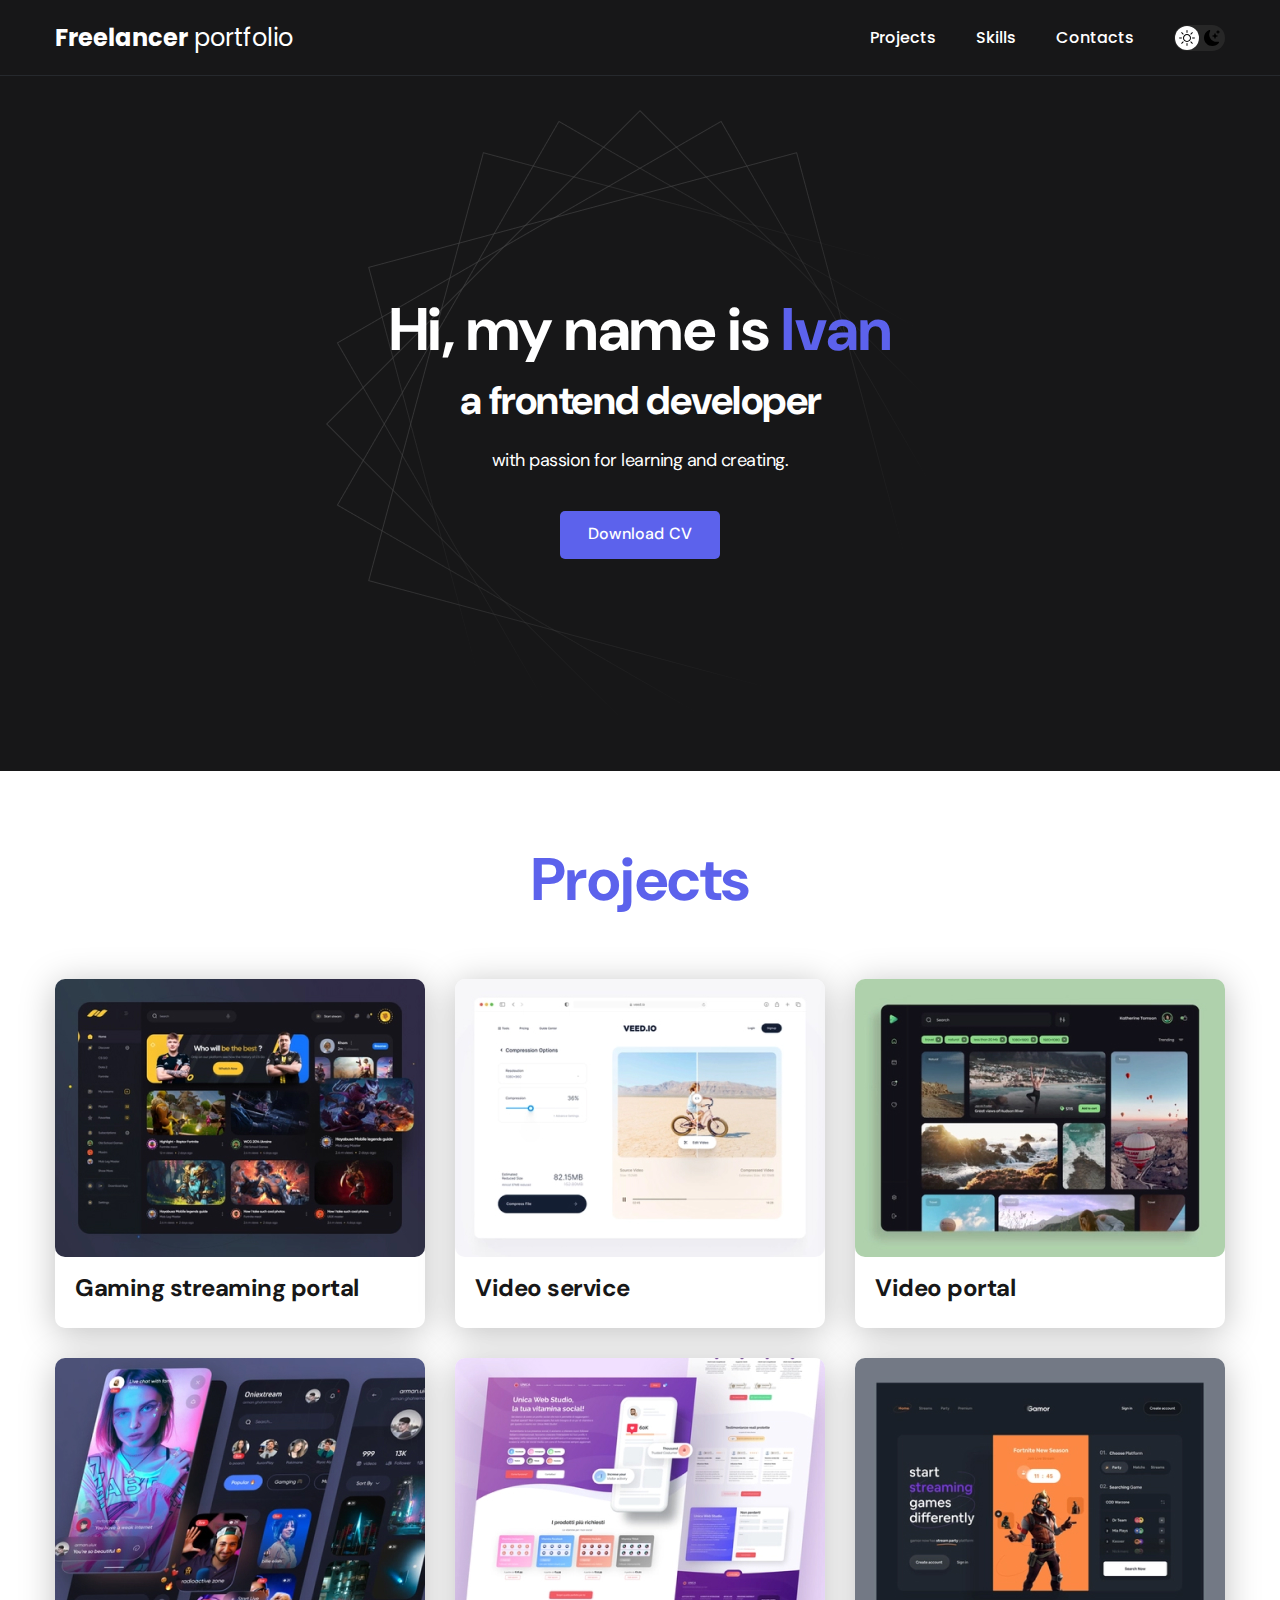
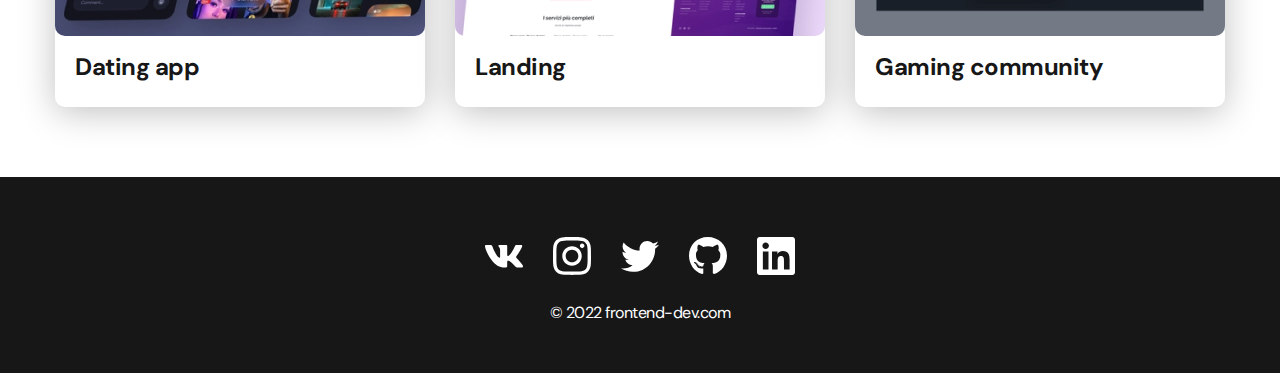
<file: index.html>
<!DOCTYPE html>
<html lang="en">
  <head>
    <meta charset="UTF-8" />
    <meta http-equiv="X-UA-Compatible" content="IE=edge" />
    <meta name="viewport" content="width=device-width, initial-scale=1.0" />
    <title>Freelancer portfolio</title>
    <link rel="stylesheet" href="./css/main.css" />
  </head>
  <body>
    <nav class="nav">
      <div class="container">
        <div class="nav-row">
          <a class="logo" href="./index.html">
            <strong>Freelancer</strong> portfolio
          </a>

          <button class="dark-mode-btn">
            <img
              src="./img/icons/sun.svg"
              alt="Light mode"
              class="dark-mode-btn__icon"
            />
            <img
              src="./img/icons/moon.svg"
              alt="Dark mode"
              class="dark-mode-btn__icon"
            />
          </button>

          <ul class="nav-list">
            <li class="nav-list__item">
              <a class="nav-list__link" href="./project-page.html">Projects</a>
            </li>
            <li class="nav-list__item">
              <a class="nav-list__link" href="./skills.html">Skills</a>
            </li>
            <li class="nav-list__item">
              <a class="nav-list__link" href="./contacts.html">Contacts</a>
            </li>
          </ul>
        </div>
      </div>
    </nav>
    <header class="header">
      <div class="header__wrapper">
        <h1 class="header__title">
          <strong>Hi, my name is <em>Ivan</em></strong
          ><br />
          a frontend developer
        </h1>
        <div class="header__text">
          <p>with passion for learning and creating.</p>
        </div>
        <a class="btn" href="#">Download CV</a>
      </div>
    </header>
    <main class="section">
      <div class="container">
        <h2 class="title-1">Projects</h2>
        <ul class="projects">
          <li class="project">
            <a href="./project-page.html">
              <img
                src="./img/projects/01.jpg"
                alt="Project img"
                class="project__img"
              />
              <h3 class="project__title">Gaming streaming portal</h3>
            </a>
          </li>
          <li class="project">
            <a href="./project-page.html">
              <img
                src="./img/projects/02.jpg"
                alt="Project img"
                class="project__img"
              />
              <h3 class="project__title">Video service</h3>
            </a>
          </li>
          <li class="project">
            <a href="./project-page.html">
              <img
                src="./img/projects/03.jpg"
                alt="Project img"
                class="project__img"
              />
              <h3 class="project__title">Video portal</h3>
            </a>
          </li>
          <li class="project">
            <a href="./project=page.html">
              <img
                src="./img/projects/04.jpg"
                alt="Project img"
                class="project__img"
              />
              <h3 class="project__title">Dating app</h3>
            </a>
          </li>
          <li class="project">
            <a href="./project=page.html">
              <img
                src="./img/projects/05.jpg"
                alt="Project img"
                class="project__img"
              />
              <h3 class="project__title">Landing</h3>
            </a>
          </li>
          <li class="project">
            <a href="./project=page.html">
              <img
                src="./img/projects/06.jpg"
                alt="Project img"
                class="project__img"
              />
              <h3 class="project__title">Gaming community</h3>
            </a>
          </li>
        </ul>
      </div>
    </main>
    <footer class="footer">
      <div class="container">
        <div class="footer__wrapper">
          <ul class="social">
            <li class="social__item">
              <a href="#">
                <img src="./img/icons/vk.svg" alt="Link" />
              </a>
            </li>
            <li class="social__item">
              <a href="#">
                <img src="./img/icons/instagram.svg" alt="Link" />
              </a>
            </li>
            <li class="social__item">
              <a href="#">
                <img src="./img/icons/twitter.svg" alt="Link" />
              </a>
            </li>
            <li class="social__item">
              <a href="#">
                <img src="./img/icons/gitHub.svg" alt="Link" />
              </a>
            </li>
            <li class="social__item">
              <a href="#">
                <img src="./img/icons/linkedIn.svg" alt="Link" />
              </a>
            </li>
          </ul>
          <div class="copyright">
            <p>© 2022 frontend-dev.com</p>
          </div>
        </div>
      </div>
    </footer>

    <script src="./js/main.js"></script>
  </body>
</html>
</file>
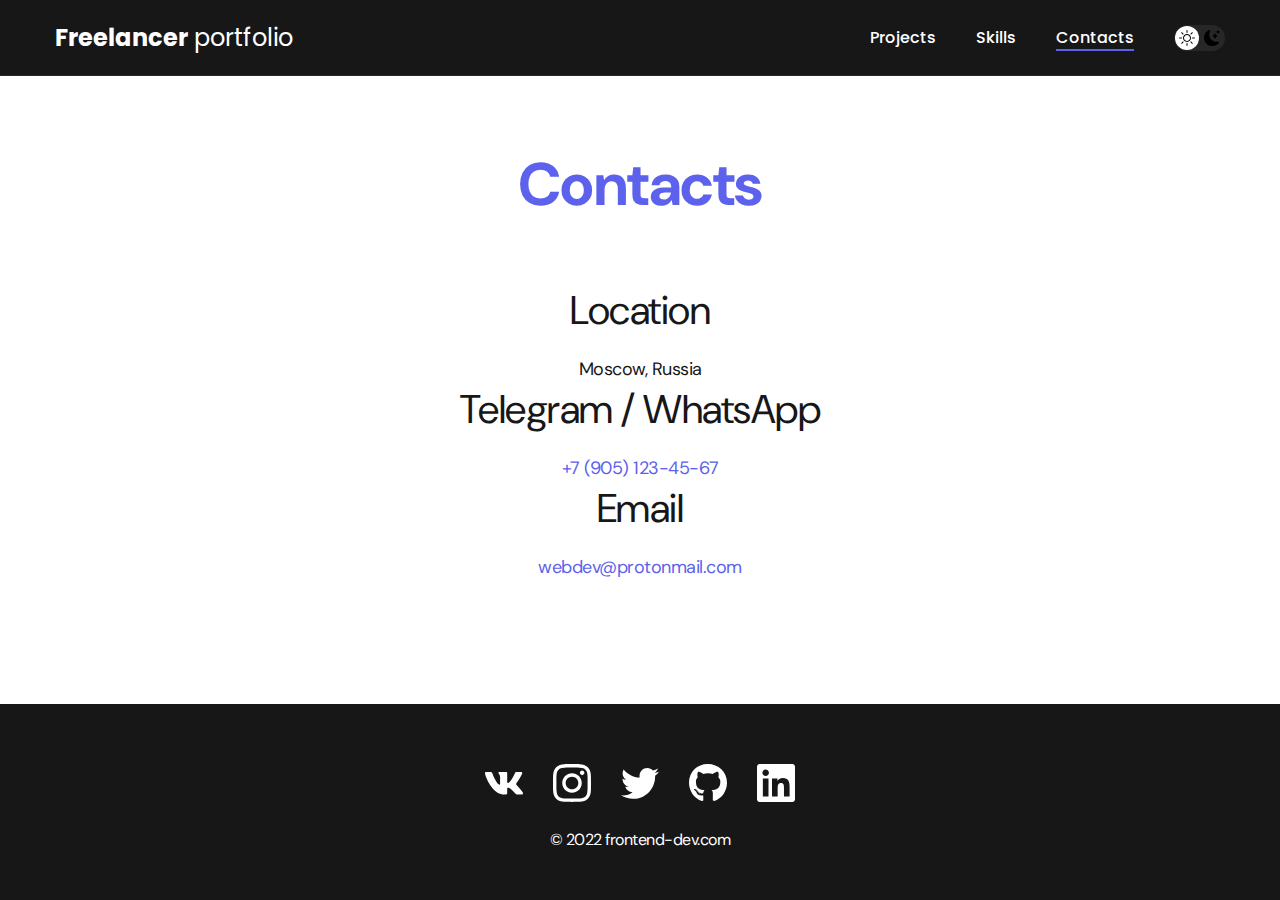
<file: contacts.html>
<!DOCTYPE html>
<html lang="en">
  <head>
    <meta charset="UTF-8" />
    <meta http-equiv="X-UA-Compatible" content="IE=edge" />
    <meta name="viewport" content="width=device-width, initial-scale=1.0" />
    <title>Freelancer portfolio</title>
    <link rel="stylesheet" href="./css/main.css" />
  </head>
  <body>
    <nav class="nav">
      <div class="container">
        <div class="nav-row">
          <a class="logo" href="./index.html">
            <strong>Freelancer</strong> portfolio
          </a>
          <button class="dark-mode-btn">
            <img
              src="./img/icons/sun.svg"
              alt="Light mode"
              class="dark-mode-btn__icon"
            />
            <img
              src="./img/icons/moon.svg"
              alt="Dark mode"
              class="dark-mode-btn__icon"
            />
          </button>
          <ul class="nav-list">
            <li class="nav-list__item">
              <a class="nav-list__link" href="./project-page.html">Projects</a>
            </li>
            <li class="nav-list__item">
              <a class="nav-list__link" href="./skills.html">Skills</a>
            </li>
            <li class="nav-list__item">
              <a
                class="nav-list__link nav-list__link--active"
                href="./contacts.html"
                >Contacts</a
              >
            </li>
          </ul>
        </div>
      </div>
    </nav>

    <main class="section">
      <div class="container">
        <h1 class="title-1">Contacts</h1>

        <ul class="content-list">
          <li class="content-list__item">
            <h2 class="title-2">Location</h2>
            <p>Moscow, Russia</p>
          </li>
          <li class="content-list__item">
            <h2 class="title-2">Telegram / WhatsApp</h2>
            <p>
              <a href="tel:+79051234567">+7 (905) 123-45-67</a>
            </p>
          </li>
          <li class="content-list__item">
            <h2 class="title-2">Email</h2>
            <p>
              <a href="mailto:webdev@protonmail.com"> webdev@protonmail.com</a>
            </p>
          </li>
        </ul>
      </div>
    </main>
    <footer class="footer">
      <div class="container">
        <div class="footer__wrapper">
          <ul class="social">
            <li class="social__item">
              <a href="#">
                <img src="./img/icons/vk.svg" alt="Link" />
              </a>
            </li>
            <li class="social__item">
              <a href="#">
                <img src="./img/icons/instagram.svg" alt="Link" />
              </a>
            </li>
            <li class="social__item">
              <a href="#">
                <img src="./img/icons/twitter.svg" alt="Link" />
              </a>
            </li>
            <li class="social__item">
              <a href="#">
                <img src="./img/icons/gitHub.svg" alt="Link" />
              </a>
            </li>
            <li class="social__item">
              <a href="#">
                <img src="./img/icons/linkedIn.svg" alt="Link" />
              </a>
            </li>
          </ul>
          <div class="copyright">
            <p>© 2022 frontend-dev.com</p>
          </div>
        </div>
      </div>
    </footer>
    <script src="./js/main.js"></script>
  </body>
</html>
</file>
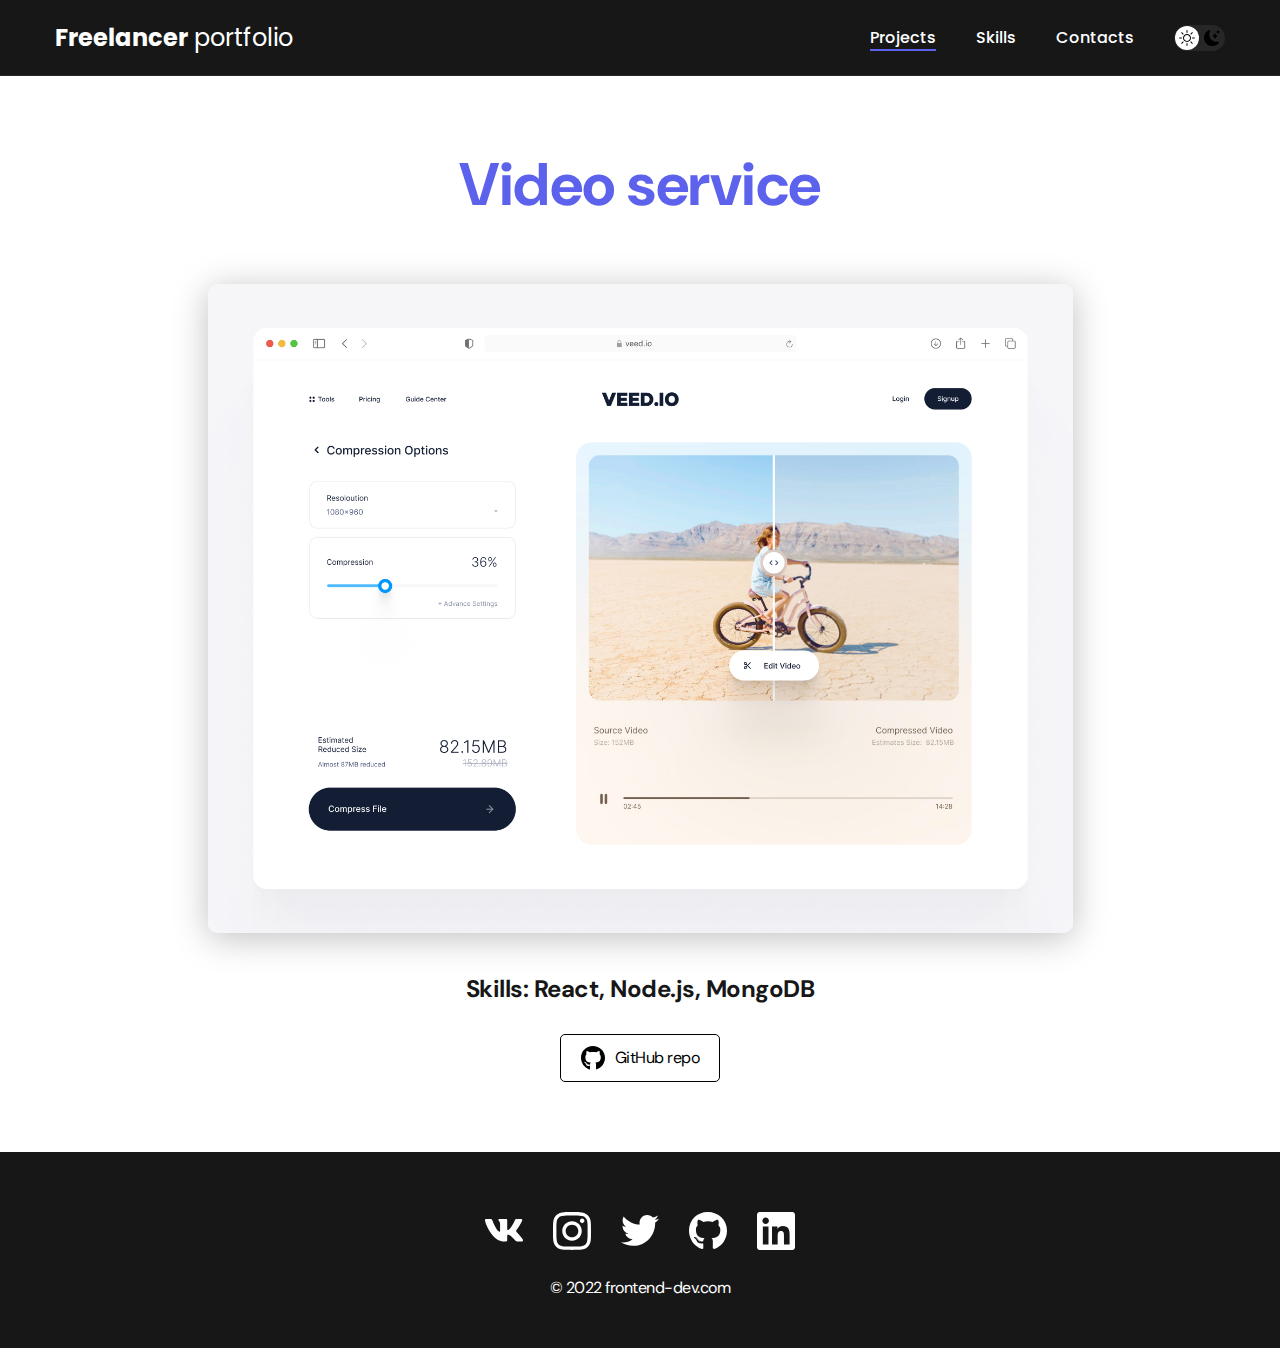
<file: project-page.html>
<!DOCTYPE html>
<html lang="en">
  <head>
    <meta charset="UTF-8" />
    <meta http-equiv="X-UA-Compatible" content="IE=edge" />
    <meta name="viewport" content="width=device-width, initial-scale=1.0" />
    <title>Freelancer portfolio</title>
    <link rel="stylesheet" href="./css/main.css" />
  </head>
  <body>
    <nav class="nav">
      <div class="container">
        <div class="nav-row">
          <a class="logo" href="./index.html">
            <strong>Freelancer</strong> portfolio
          </a>
          <button class="dark-mode-btn">
            <img
              src="./img/icons/sun.svg"
              alt="Light mode"
              class="dark-mode-btn__icon"
            />
            <img
              src="./img/icons/moon.svg"
              alt="Dark mode"
              class="dark-mode-btn__icon"
            />
          </button>
          <ul class="nav-list">
            <li class="nav-list__item">
              <a
                class="nav-list__link nav-list__link--active"
                href="./project-page.html"
                >Projects</a
              >
            </li>
            <li class="nav-list__item">
              <a class="nav-list__link" href="./skills.html">Skills</a>
            </li>
            <li class="nav-list__item">
              <a class="nav-list__link" href="./contacts.html">Contacts</a>
            </li>
          </ul>
        </div>
      </div>
    </nav>
    <main class="section">
      <div class="container">
        <div class="project-details">
          <h1 class="title-1">Video service</h1>
          <img
            src="./img/projects/02-big.jpg"
            alt=""
            class="project-details__cover"
          />
          <div class="project-details__desc">
            <p>Skills: React, Node.js, MongoDB</p>
          </div>
          <a href="" class="btn-outline">
            <img src="./img/icons/gitHub-black.svg" alt="gitHub-black" />
            GitHub repo
          </a>
        </div>
      </div>
    </main>
    <footer class="footer">
      <div class="container">
        <div class="footer__wrapper">
          <ul class="social">
            <li class="social__item">
              <a href="#">
                <img src="./img/icons/vk.svg" alt="Link" />
              </a>
            </li>
            <li class="social__item">
              <a href="#">
                <img src="./img/icons/instagram.svg" alt="Link" />
              </a>
            </li>
            <li class="social__item">
              <a href="#">
                <img src="./img/icons/twitter.svg" alt="Link" />
              </a>
            </li>
            <li class="social__item">
              <a href="#">
                <img src="./img/icons/gitHub.svg" alt="Link" />
              </a>
            </li>
            <li class="social__item">
              <a href="#">
                <img src="./img/icons/linkedIn.svg" alt="Link" />
              </a>
            </li>
          </ul>
          <div class="copyright">
            <p>© 2022 frontend-dev.com</p>
          </div>
        </div>
      </div>
    </footer>
    <script src="./js/main.js"></script>
  </body>
</html>
</file>
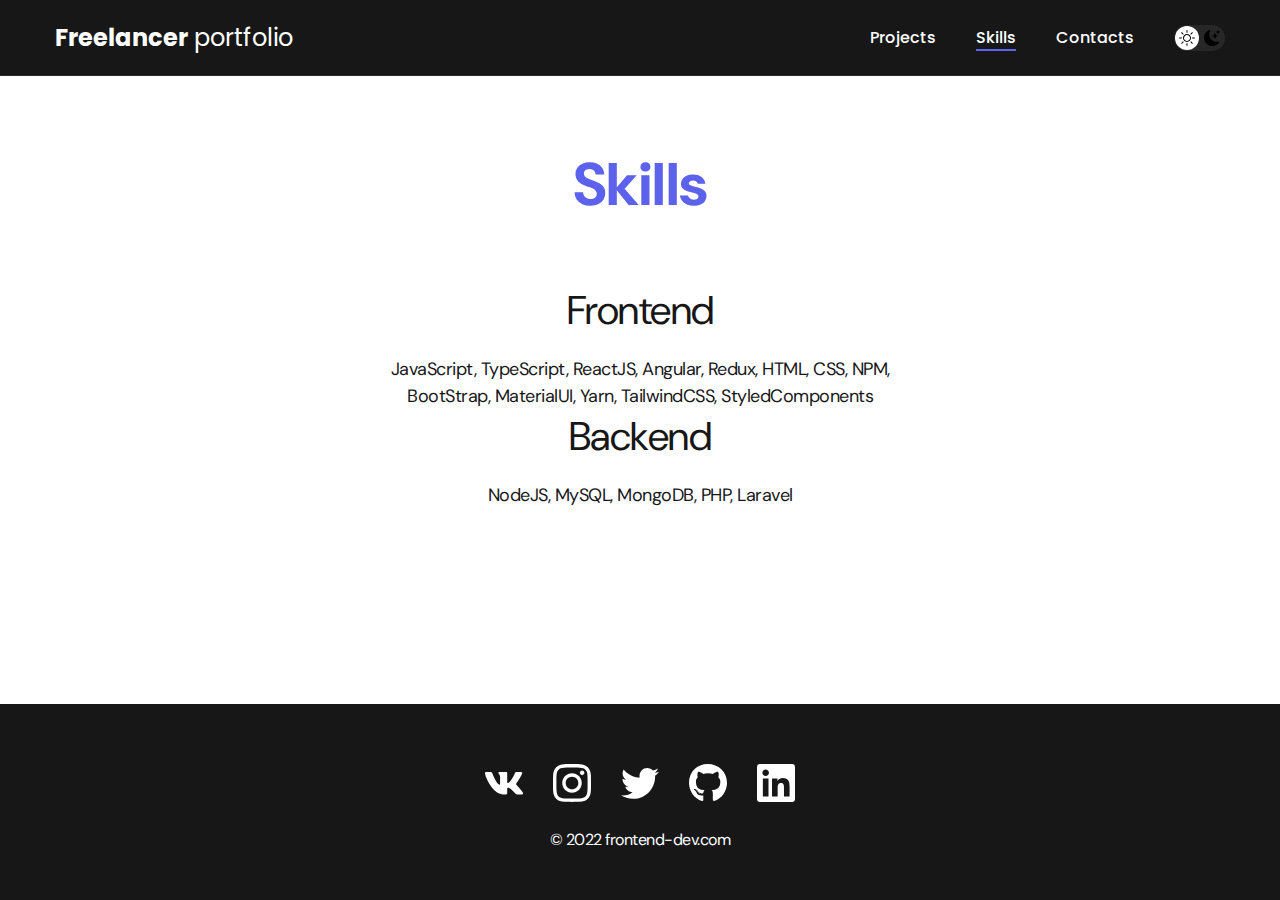
<file: skills.html>
<!DOCTYPE html>
<html lang="en">
  <head>
    <meta charset="UTF-8" />
    <meta http-equiv="X-UA-Compatible" content="IE=edge" />
    <meta name="viewport" content="width=device-width, initial-scale=1.0" />
    <title>Freelancer portfolio</title>
    <link rel="stylesheet" href="./css/main.css" />
  </head>
  <body>
    <nav class="nav">
      <div class="container">
        <div class="nav-row">
          <a class="logo" href="./index.html">
            <strong>Freelancer</strong> portfolio
          </a>
          <button class="dark-mode-btn">
            <img
              src="./img/icons/sun.svg"
              alt="Light mode"
              class="dark-mode-btn__icon"
            />
            <img
              src="./img/icons/moon.svg"
              alt="Dark mode"
              class="dark-mode-btn__icon"
            />
          </button>
          <ul class="nav-list">
            <li class="nav-list__item">
              <a class="nav-list__link" href="./project-page.html">Projects</a>
            </li>
            <li class="nav-list__item">
              <a
                class="nav-list__link nav-list__link--active"
                href="./skills.html"
                >Skills</a
              >
            </li>
            <li class="nav-list__item">
              <a class="nav-list__link" href="./contacts.html">Contacts</a>
            </li>
          </ul>
        </div>
      </div>
    </nav>
    <main class="section">
      <div class="container">
        <h1 class="title-1">Skills</h1>
        <ul class="content-list">
          <li class="content-list__item">
            <h2 class="title-2">Frontend</h2>
            <p>
              JavaScript, TypeScript, ReactJS, Angular, Redux, HTML, CSS, NPM,
              BootStrap, MaterialUI, Yarn, TailwindCSS, StyledComponents
            </p>
          </li>
          <li class="content-list__item">
            <h2 class="title-2">Backend</h2>
            <p>NodeJS, MySQL, MongoDB, PHP, Laravel</p>
          </li>
        </ul>
      </div>
    </main>
    <footer class="footer">
      <div class="container">
        <div class="footer__wrapper">
          <ul class="social">
            <li class="social__item">
              <a href="#">
                <img src="./img/icons/vk.svg" alt="Link" />
              </a>
            </li>
            <li class="social__item">
              <a href="#">
                <img src="./img/icons/instagram.svg" alt="Link" />
              </a>
            </li>
            <li class="social__item">
              <a href="#">
                <img src="./img/icons/twitter.svg" alt="Link" />
              </a>
            </li>
            <li class="social__item">
              <a href="#">
                <img src="./img/icons/gitHub.svg" alt="Link" />
              </a>
            </li>
            <li class="social__item">
              <a href="#">
                <img src="./img/icons/linkedIn.svg" alt="Link" />
              </a>
            </li>
          </ul>
          <div class="copyright">
            <p>© 2022 frontend-dev.com</p>
          </div>
        </div>
      </div>
    </footer>
    <script src="./js/main.js"></script>
  </body>
</html>
</file>
<file: css/main.css>
@import "./reset.css";
@import url("https://fonts.googleapis.com/css2?family=DM+Sans:opsz,wght@9..40,400;9..40,500;9..40,700&family=Poppins:wght@400;500;700&display=swap");

/* 
font-family: 'DM Sans', sans-serif;
font-family: 'Poppins', sans-serif; 
*/

:root {
  --blackpure: #000;
  --black: #171718;
  --black-border: #26292d;
  --white: #fff;
  --purple: #5c62ec;
  --orange: orange;

  --text-color: var(--black);

  --dark-bg: var(--black);
  --dark-border: var(--black-border);
  --header-text: var(--white);
  --accent: var(--purple);

  /* Light mode */
  --page-bg: var(--white);
  --text-color: var(--black);

  --title-1: var(--accent);

  --project-card-bg: var(--white);
  --project-card-text: var(--black);

  --box-shawdow: 0px 5px 35px 0px rgba(0, 0, 0, 0.25);
}
.dark {
  /* Dark mode */
  --page-bg: var(--black);
  --text-color: var(--white);

  --title-1: var(--white);

  --project-card-bg: var(--black);
  --project-card-text: var(--white);
  --box-shawdow: 0px 5px 35px 0px rgba(0, 0, 0, 0.8);
}
html,
body {
  display: flex;
  flex-direction: column;
  min-height: 100vh;

  font-family: "DM Sans", sans-serif;
  letter-spacing: -0.5px;
  display: flex;
  flex-direction: column;

  /* Light mode */
  background-color: var(--page-bg);
  color: var(--text-color);
}
.content-list a {
  color: var(--accent);
}
/* General */

.container {
  margin: 0 auto;
  padding: 0 15px;
  max-width: 1200px;
}

.none {
  display: none !important;
}

.section {
  padding: 70px 0;
}

.title-1 {
  margin-bottom: 60px;
  font-size: 60px;
  font-weight: 700;
  line-height: 1.3;
  color: var(--title-1);
  text-align: center;
}

.title-2 {
  font-size: 40px;
  line-height: 1.3;
  margin-bottom: 20px;
}
/* Nav */

.nav {
  padding: 20px 0;
  background-color: var(--dark-bg);
  color: var(--header-text);
  border-bottom: 1px solid var(--dark-border);
  letter-spacing: normal;
}

.nav-row {
  display: flex;
  justify-content: flex-end;
  align-items: center;
  column-gap: 40px;
  row-gap: 20px;
  flex-wrap: wrap;
}

.logo {
  margin-right: auto;
  color: var(--header-text);
  font-size: 24px;
  font-family: "Poppins", sans-serif;
}

.logo strong {
  font-weight: 700;
}

.nav-list {
  flex-wrap: wrap;
  display: flex;
  align-items: center;
  column-gap: 40px;
  row-gap: 10px;
  font-size: 16px;
  font-weight: 500;
  font-family: "Poppins", sans-serif;
}

.nav-list__link {
  color: var(--header-text);

  transition: opacity 0.2s ease-in;
}
.nav-list__link:hover {
  opacity: 0.8;
}

.nav-list__link--active {
  position: relative;
}
.nav-list__link--active::before {
  content: "";

  position: absolute;
  left: 0;
  top: 100%;

  display: block;
  height: 2px;
  width: 100%;
  background-color: var(--accent);
}
/* Dark mode btn */
.dark-mode-btn {
  order: 9;
  position: relative;
  display: flex;
  justify-content: space-between;
  width: 51px;
  height: 26px;
  padding: 5px;
  border-radius: 50px;
  background-color: #272727;
}

.dark-mode-btn::before {
  position: absolute;
  top: 1px;
  left: 1px;

  content: "";

  display: block;
  width: 24px;
  height: 24px;

  border-radius: 50%;
  background-color: var(--white);

  transition: left 0.2s ease-in;
}
.dark-mode-btn--active::before {
  left: 26px;
}

.dark-mode-btn__icon {
  position: relative;
  z-index: 9;
}
/* Header */

.header {
  padding: 40px 0;
  min-height: 695px;

  display: flex;
  justify-content: center;
  align-items: center;

  background-color: var(--dark-bg);
  color: var(--header-text);
  text-align: center;

  background-image: url("./../img/header-bg.png");
  background-repeat: no-repeat;
  background-size: auto;
  background-position: center center;
}

.header__wrapper {
  padding: 0 15px;
  max-width: 660px;
}

.header__title {
  margin-bottom: 20px;
  font-size: 40px;
  font-weight: 700;
  line-height: 1.4;
}
.header__title strong {
  font-size: 60px;
  font-weight: 700;
}
.header__title em {
  font-style: normal;
  color: var(--accent);
}
.header__text {
  margin-bottom: 40px;
  font-size: 18px;
  line-height: 1.333;
}

.header__text p + p {
  margin-top: 0.5em;
}

/* Btn */

.btn {
  display: inline-block;
  height: 48px;
  padding: 12px 28px;

  border-radius: 5px;
  background-color: var(--accent);
  color: var(--white);
  letter-spacing: 0.15px;
  font-size: 16px;
  font-weight: 500;

  transition: opacity 0.2s ease-in;
}
.btn:hover {
  opacity: 0.8;
}
.btn:active {
  position: relative;
  top: 1px;
}

.btn-outline {
  display: flex;
  column-gap: 10px;
  align-items: center;

  height: 48px;
  padding: 12px 20px;

  border-radius: 5px;
  border: 1px solid var(--blackpure);
  background-color: var(--white);
  color: var(--blackpure);

  transition: opacity 0.2s ease-in;
}

.btn-outline:hover {
  opacity: 0.8;
}
.btn-outline:active {
  position: relative;
  top: 1px;
}

/* projects */

.projects {
  display: flex;
  flex-wrap: wrap;
  column-gap: 30px;
  row-gap: 30px;
  justify-content: center;
}

.project {
  max-width: 370px;
  background-color: var(--project-card-bg);
  box-shadow: var(--box-shawdow);
  border-radius: 10px;
}

.project__img {
  border-radius: 10px;
}

.project__title {
  padding: 15px 20px 25px;
  font-size: 24px;
  font-weight: 700;
  line-height: 1.3;
  color: var(--project-card-text);
}

/* Project details */

.project-details {
  margin: 0 auto;
  max-width: 865px;

  display: flex;
  flex-direction: column;
  align-items: center;
}

.project-details__cover {
  max-width: 100%;
  margin-bottom: 40px;
  box-shadow: 0px 5px 35px 0px rgba(0, 0, 0, 0.25);
  border-radius: 10px;
}
.project-details__desc {
  margin-bottom: 30px;
  font-size: 24px;
  font-weight: 700;
  line-height: 1.3;
}

/* Content list */

.content-list {
  margin: 0 auto;
  max-width: 570px;
  display: flex;
  flex-direction: column;
  align-items: center;
  text-align: center;
}
.content-list__item {
  font-size: 18px;
  line-height: 1.5;
}
.content-list__item p + p {
  margin-top: 0.5em;
}

/* Footer */
.footer {
  margin-top: auto;
  padding: 60px 0 50px;
  background-color: var(--dark-bg);
  color: var(--header-text);
}

.footer__wrapper {
  display: flex;
  flex-direction: column;
  align-items: center;
  row-gap: 27px;
}

.social {
  display: flex;
  column-gap: 30px;
  align-items: center;
}

.copyright {
  font-size: 16px;
}
.copyright p + p {
  margin-top: 0.5em;
}
@media (max-width: 620px) {
  /* Header */
  .header {
    min-height: unset;
  }
  .header__title {
    font-size: 30px;
  }
  .header__title strong {
    font-size: 40px;
  }

  /* Nav */
  .nav-row {
    justify-content: space-between;
  }
  .dark-mode-btn {
    order: 0;
  }
  /* General */
  .section {
    padding: 40px 0;
  }
  .title-1 {
    margin-bottom: 30px;
    font-size: 40px;
  }
  .title-2 {
    margin-bottom: 10px;
    font-size: 30px;
  }
  /* Projects */
  .project__title {
    font-size: 22px;
  }
  /* Project page */
  .project-details__desc {
    margin-bottom: 20px;
    font-size: 22px;
  }
  /* Footer */
  .footer {
    padding: 40px 0 30px;
  }
  .footer__wrapper {
    row-gap: 20px;
  }
  /* Social */
  .social {
    column-gap: 20px;
  }
  .social__item {
    width: 28px;
  }
  /* Content-list */
  .content-list {
    row-gap: 20px;
  }
  .content-list__item {
    font-size: 16px;
  }
}
</file>
